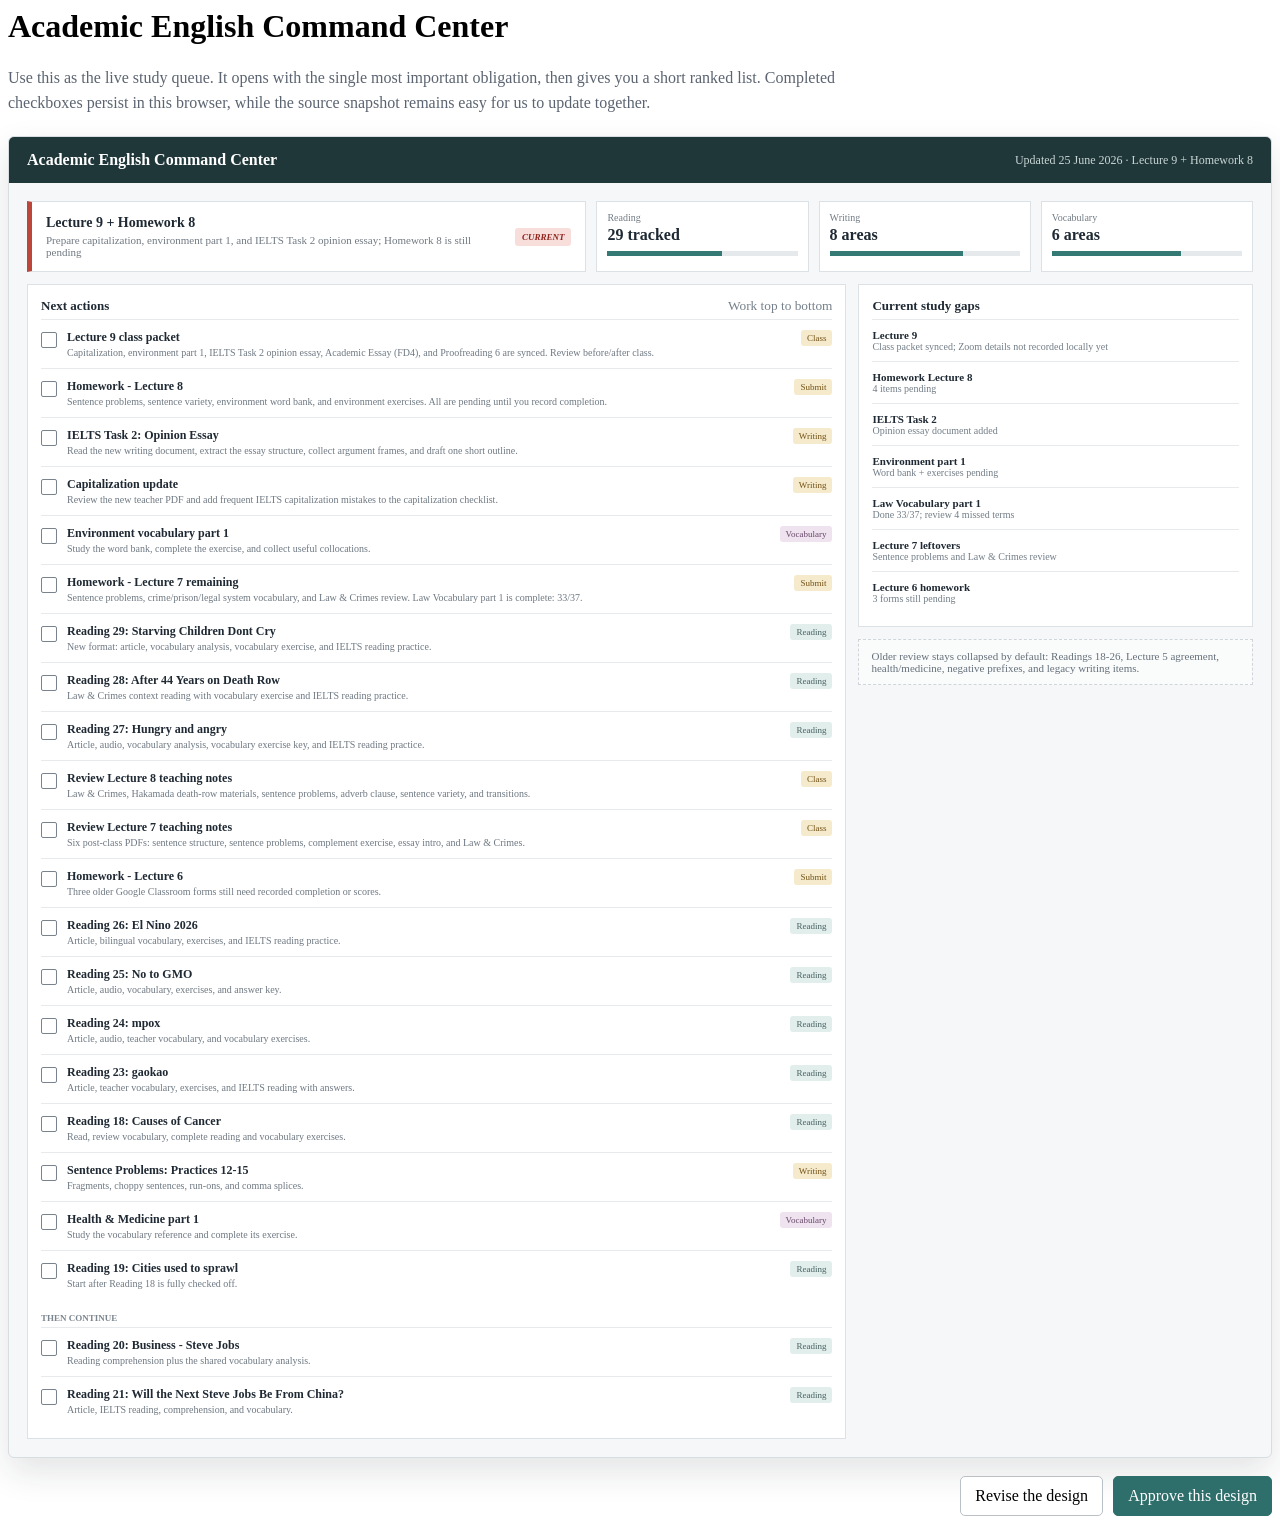
<file: .superpowers/brainstorm/study-dashboard-20260612/content/index.html>
<!doctype html>
<html lang="en">
  <head>
    <meta charset="utf-8">
    <meta http-equiv="refresh" content="0; url=02-command-center-final.html">
    <title>Academic English Command Center</title>
  </head>
  <body>
    <p><a href="02-command-center-final.html">Open Academic English Command Center</a></p>
  </body>
</html>
</file>
